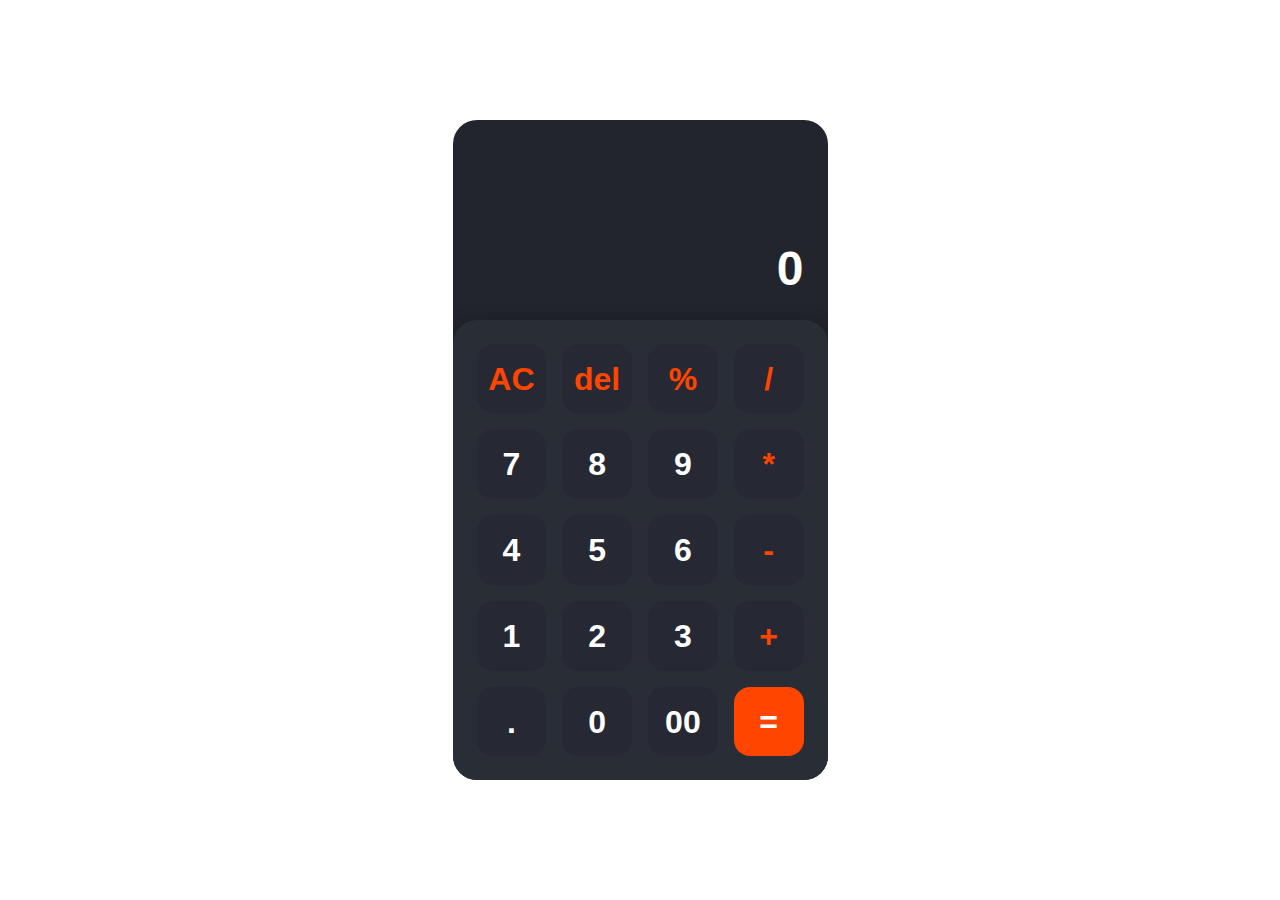
<file: Calculator/index.html>
<!DOCTYPE html>
<html lang="en">
<head>
    <meta charset="UTF-8">
    <meta name="viewport" content="width=device-width, initial-scale=1.0">
    <title>CALCULATOR</title>
    <link rel="stylesheet" href="style.css">
</head>
<body>
    <div class="app">
        <div class="calculator">
            <!-- display input and output -->
            <div class="display">
                <div class="content">
                    <div class="input"></div>
                    <div class="output">0</div>
                </div>
            </div>

            <div class="keys">
                <div data-key="clear" class="key action operator">
                    <span>AC</span>
                </div>
                <div data-key="backspace" class="key action operator">
                    <span>del</span>
                </div>
                <div data-key="%" class="key operator">
                    <span>%</span>
                </div>
                <div data-key="/" class="key operator">
                    <span>/</span>
                </div>
                <div data-key="7" class="key">
                    <span>7</span>
                </div>
                <div data-key="8" class="key">
                    <span>8</span>
                </div>
                <div data-key="9" class="key">
                    <span>9</span>
                </div>
                <div data-key="*" class="key operator">
                    <span>*</span>
                </div>
                <div data-key="4" class="key">
                    <span>4</span>
                </div>
                <div data-key="5" class="key">
                    <span>5</span>
                </div>
                <div data-key="6" class="key">
                    <span>6</span>
                </div>
                <div data-key="-" class="key operator">
                    <span>-</span>
                </div>
                <div data-key="1" class="key">
                    <span>1</span>
                </div>
                <div data-key="2" class="key">
                    <span>2</span>
                </div>
                <div data-key="3" class="key">
                    <span>3</span>
                </div>
                <div data-key="+" class="key operator">
                    <span>+</span>
                </div>
                <div data-key="." class="key action">
                    <span>.</span>
                </div>
                <div data-key="0" class="key">
                    <span>0</span>
                </div>
                <div data-key="00" class="key">
                    <span>00</span>
                </div>
                <div data-key="=" class="key action equal">
                    <span>=</span>
                </div>
            </div>
        </div>
    </div>

    <script src="script.js"></script>
</body>
</html>
</file>
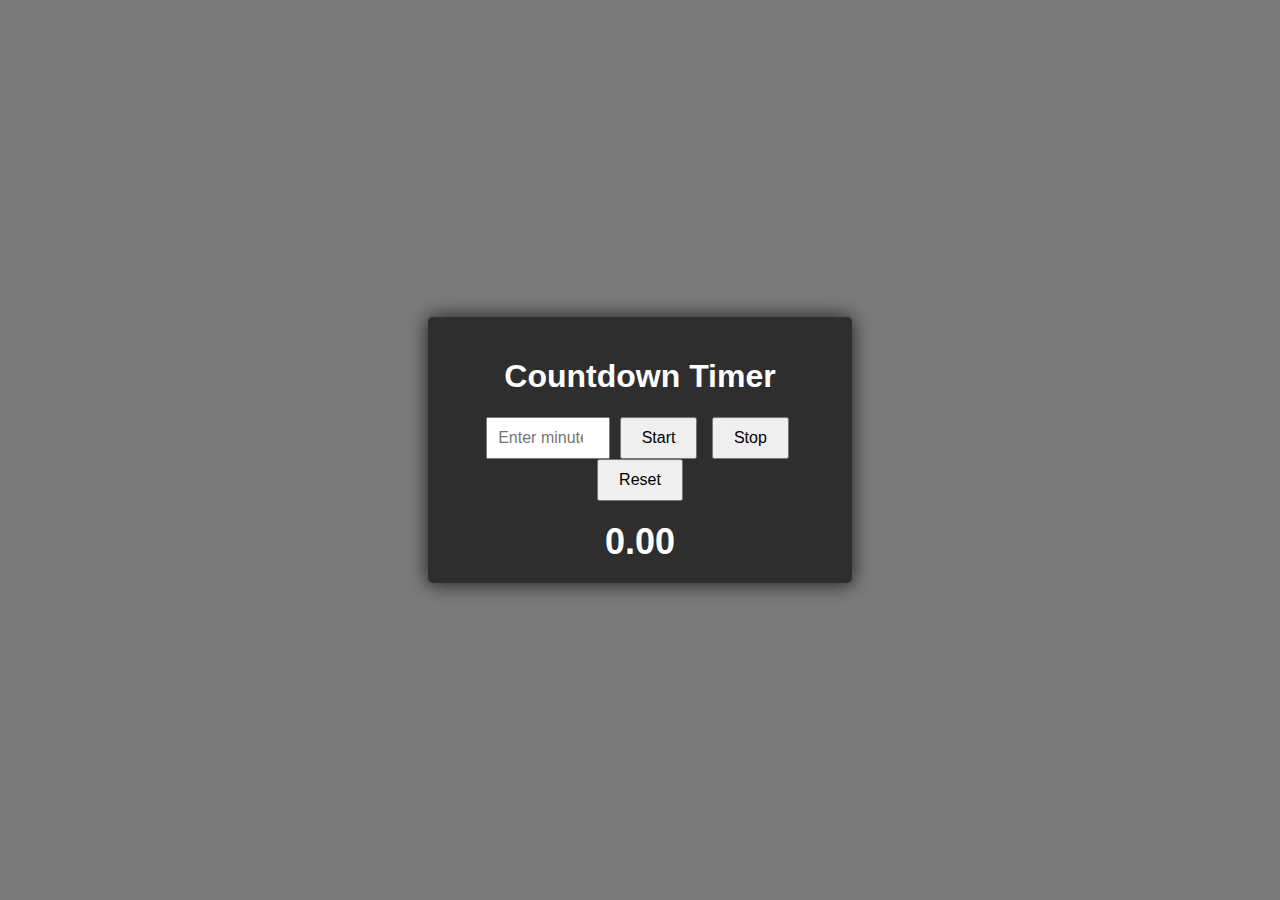
<file: coundown timer/index.html>
<!DOCTYPE html>
<html lang="en">

<head>
    <meta charset="UTF-8" />
    <meta name="viewport" content="width=device-width, initial-scale=1.0" />
    <link rel="stylesheet" href="style.css" />
    <title>Countdown Timer</title>
    <link rel="stylesheet" href="style.css">
</head>

<body>
    <div class="timer-container">
        <h1>Countdown Timer</h1>
        <div class="input-container">
            <input type="number" id="minutes" placeholder="Enter minutes" />
            <button id="start">Start</button>
            <button id="stop">Stop</button>
            <button id="reset">Reset</button>
        </div>
        <div class="display">
            <span id="timer"></span>
        </div>
    </div>
    <script src="script.js"></script>
</body>

</html>
</file>
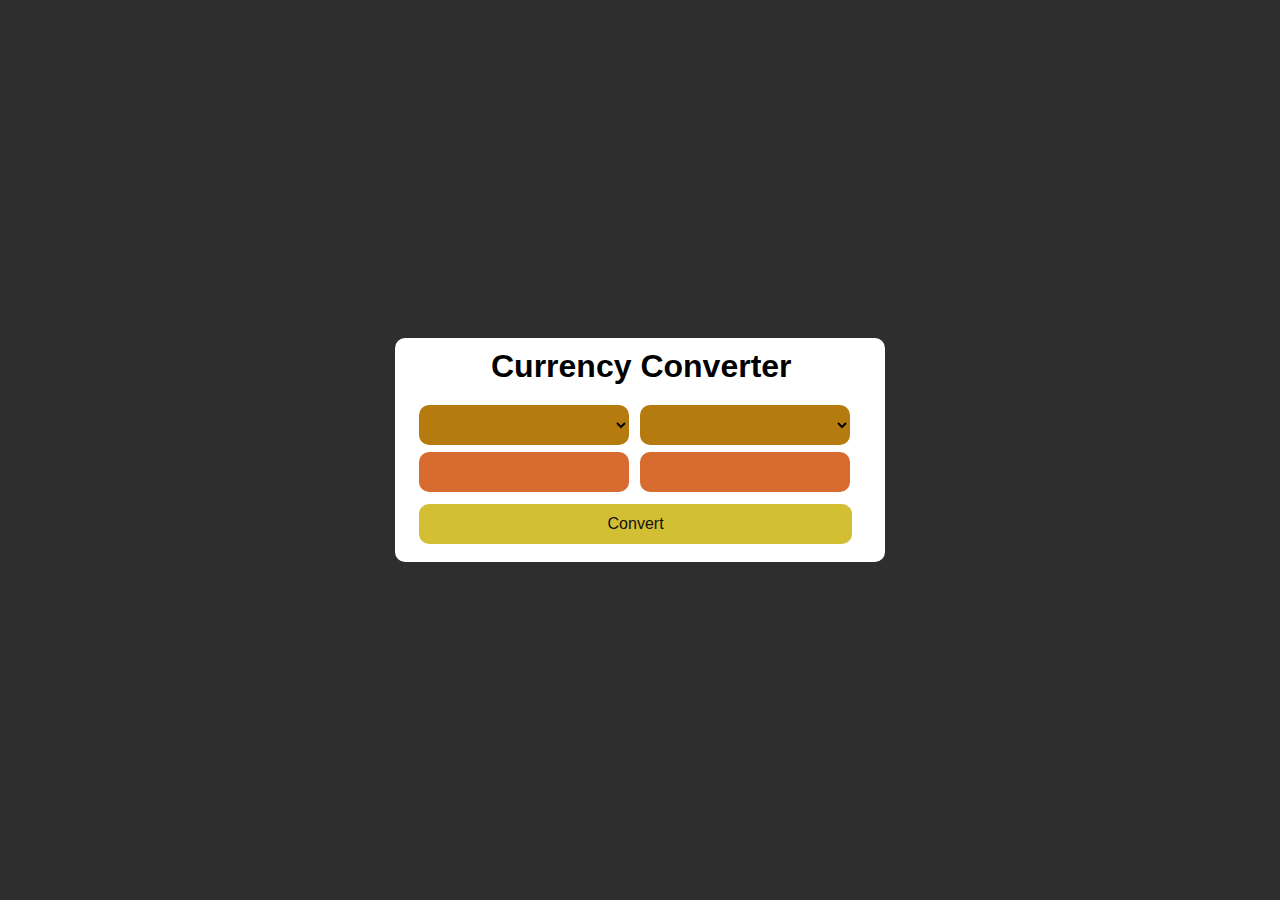
<file: CURRENCY CONVERTER/index.html>
<!-- currency converter -->
<!DOCTYPE html>
<html lang="en">

<head>
    <meta charset="UTF-8">
    <meta name="viewport" content="width=device-width, initial-scale=1.0">
    <title>Currency Convertor App</title>
    <link rel="stylesheet" href="style.css">
</head>

<body>
    <div class="container">
        <h1>Currency Converter</h1>
        <div class="box">
            <div class="left_box">
                <select name="currency" class="currency"></select>
                <input type="number" name="" id="num">
            </div>
            <div class="right_box">
                <select name="currency" class="currency"></select>
                <input type="text" name="" id="ans" disabled>
            </div>
        </div>
        <button class="btn" id="btn">Convert</button>
    </div>
    <script src="script.js"></script>
</body>

</html>
</file>
<file: Calculator/style.css>
*{
    margin: 0;
    padding: 0;
    box-sizing: border-box;
    font-family: sans-serif;
}
.app{
    display: flex;
    justify-content: center;
    align-items: center;
    height: 100vh;
}
.calculator{
    background-color: #22252d;
    width: 100%;
    max-width: 375px;
    min-height: 640px;
    display: flex;
    flex-direction: column;
    border-radius: 1.5rem;
    overflow: hidden;
}
.display{
    min-height: 200px;
    padding: 1.5rem;
    display: flex;
    justify-content: flex-end;
    align-items: flex-end;
    color: white;
    text-align: right;
    flex: 1 1 0%;
}
.display .input{
    font-size: 1.25rem;
    margin-bottom: 0.5rem;
}
.display .output{
    font-size: 3rem;
    font-weight: 700;
    max-width: 100%;
    width: 100%;
    overflow: auto;
}
.display .brackets{
    color: #eb6666;
}
.keys{
    background-color: #292D36;
    padding: 1.5rem;
    border-radius: 1.5rem 1.5rem 0 0;
    display: grid;
    grid-template-columns: repeat(4 , 1fr);
    grid-template-rows: repeat(5 , 1fr);
    grid-gap: 1rem;
    box-shadow: 0px -2px 16px rgba(0,0,0,0.2);
}
.key{
    position: relative;
    cursor: pointer;
    display: block;
    height: 0;
    padding-top: 100%;
    background-color: #262933;
    border-radius: 1rem;
    transition: .2s;
    user-select: none;
}
.keys .key span{
    position: absolute;
    top: 50%;
    left: 50%;
    transform: translate(-50% , -50%);
    font-size: 2rem;
    font-weight: 700;
    color: white;
}
.keys .key:hover{
    box-shadow: inset 0px 0px 8px rgba(0,0,0,0.2);
}
.keys .key.operator span{
    color: rgb(255, 69, 0);
}
.keys .key.equal{
    background-color: rgb(255, 69, 0);
    color: white;
}
</file>
<file: coundown timer/style.css>
body {
    font-family: Arial, sans-serif;
    text-align: center;
    margin: 0;
    padding: 0;
    color: #fff;
    background-color: #7c7a7a;
}

.timer-container {
    background-color: #2e2e2e;
    position: absolute;
    top: 50%;
    left: 50%;
    transform: translate(-50%, -50%);
    padding: 20px;
    border-radius: 5px;
    box-shadow: 0 0 20px rgba(0, 0, 0, 0.776);
   width: 30vw;
    margin: 0 auto;
}
.input-container {
    margin: 20px 0;
    
}

.input-container input{
    padding: 10px;
    width: 100px;
    font-size: 16px;
}

button {
    padding: 10px 20px;
    font-size: 16px;
    cursor: pointer;
    margin: 0 5px;
}

.display {
    font-size: 36px;
    font-weight: bold;
}
</file>
<file: CURRENCY CONVERTER/style.css>
* {
  margin: 0;
  padding: 0;
  box-sizing: border-box;
}

body {
  background: #2e2e2e;
  height: 100vh;
  display: flex;
  align-items: center;
  justify-content: center;
}

.container {
  background-color:#fff;
  padding: 10px 24px;
  border-radius: 10px;
  width: 490px;
}

h1 {
  color: #000000;
  margin-left: 72px;
  margin-bottom: 0.5em;
  font-family: sans-serif;
}


.container .box {
  width: 100%;
  display: flex;
  background-color: rgb(255, 255, 255);
}

.box div {
  width: 100%;
}

select {
  width: 95%;
  height: 40px;
  font-size: 1.2em;
  cursor: pointer;
  background: #b67b0f;
  outline: none;
  color: black;
  margin: 0.2em 0;
  padding: 0 1em;
  border-radius: 10px;
  border: none;
}


input {
  width: 95%;
  height: 40px;
  font-size: 1em;
  margin: 0.2em 0;
  border-radius: 10px;
  border: none;
  background: #d86b30;
  outline: none;
  padding: 0 1em;
  color: #000000;
  font-weight: bold;
  font-size: larger;
}


.btn {
  width: 98%;
  height: 40px;
  background: #d2bf34;
  color: rgb(18, 15, 15);
  border-radius: 10px;
  border: none;
  cursor: pointer;
  font-size: 1em;
  margin: 0.5em 0;
}
</file>
